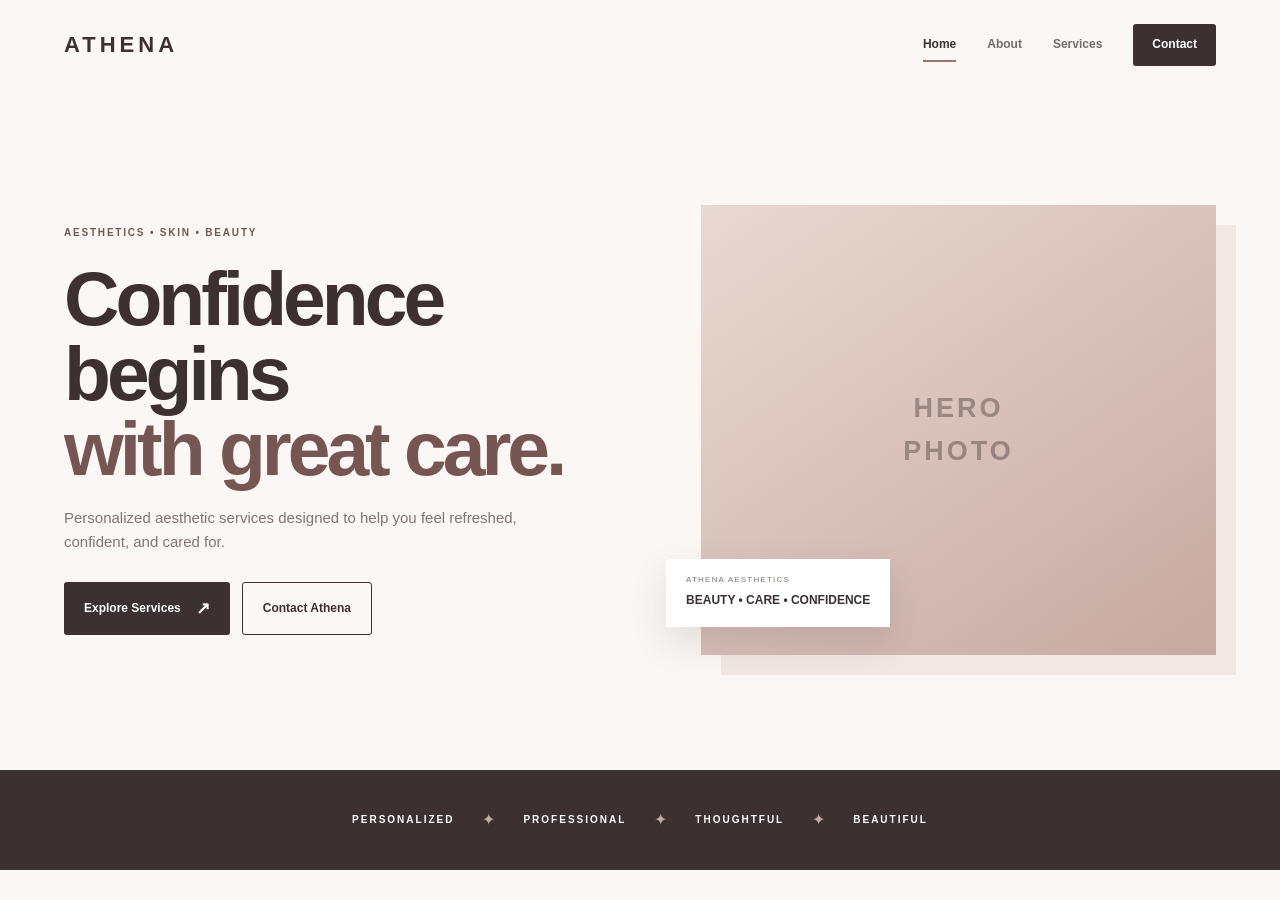
<file: index.html>
<!DOCTYPE html>
<html lang="en">
<head>
  <meta charset="UTF-8">
  <meta name="viewport" content="width=device-width, initial-scale=1.0">
  <title>ATHENA | Aesthetician</title>
  <link rel="stylesheet" href="css/global.css">
  <link rel="stylesheet" href="css/index.css">
</head>
<body>

  <header class="navbar">
    <!-- LOGO: Change ATHENA here if needed -->
    <a href="index.html" class="logo">ATHENA</a>
    <button class="menu-toggle" aria-label="Open navigation" aria-expanded="false">
      <span></span>
      <span></span>
      <span></span>
    </button>
    <nav class="nav-menu">
      <a href="index.html" class="active">Home</a>
      <a href="about.html">About</a>
      <a href="services.html">Services</a>
      <!-- <a href="transformations.html">Transformations</a> -->
      <a href="contact.html" class="nav-button">Contact</a>
    </nav>
  </header>

  <main>
    <section class="hero">
      <div class="hero-content">
        <p class="eyebrow">AESTHETICS • SKIN • BEAUTY</p>
        <h1>Confidence begins<br><span>with great care.</span></h1>
        <p class="hero-text">Personalized aesthetic services designed to help you feel refreshed, confident, and cared for.</p>
        <div class="hero-buttons">
          <a href="services.html" class="btn btn-primary">Explore Services <span>↗</span></a>
          <a href="contact.html" class="btn btn-outline">Contact Athena</a>
        </div>
      </div>

      <div class="hero-visual">
        <!-- PHOTO PLACEHOLDER: Put your main photo in images/hero.jpg, then replace this div with: <img src="images/hero.jpg" alt="Athena Aesthetician"> -->
        <div class="image-placeholder">
          <span>HERO<br>PHOTO</span>
        </div>
        <div class="floating-card">
          <small>ATHENA AESTHETICS</small>
          <strong>BEAUTY • CARE • CONFIDENCE</strong>
        </div>
      </div>
    </section>

    <section class="intro-strip">
      <p>PERSONALIZED</p>
      <span>✦</span>
      <p>PROFESSIONAL</p>
      <span>✦</span>
      <p>THOUGHTFUL</p>
      <span>✦</span>
      <p>BEAUTIFUL</p>
    </section>
  </main>

  <script src="js/nav.js"></script>
</body>
</html>
</file>
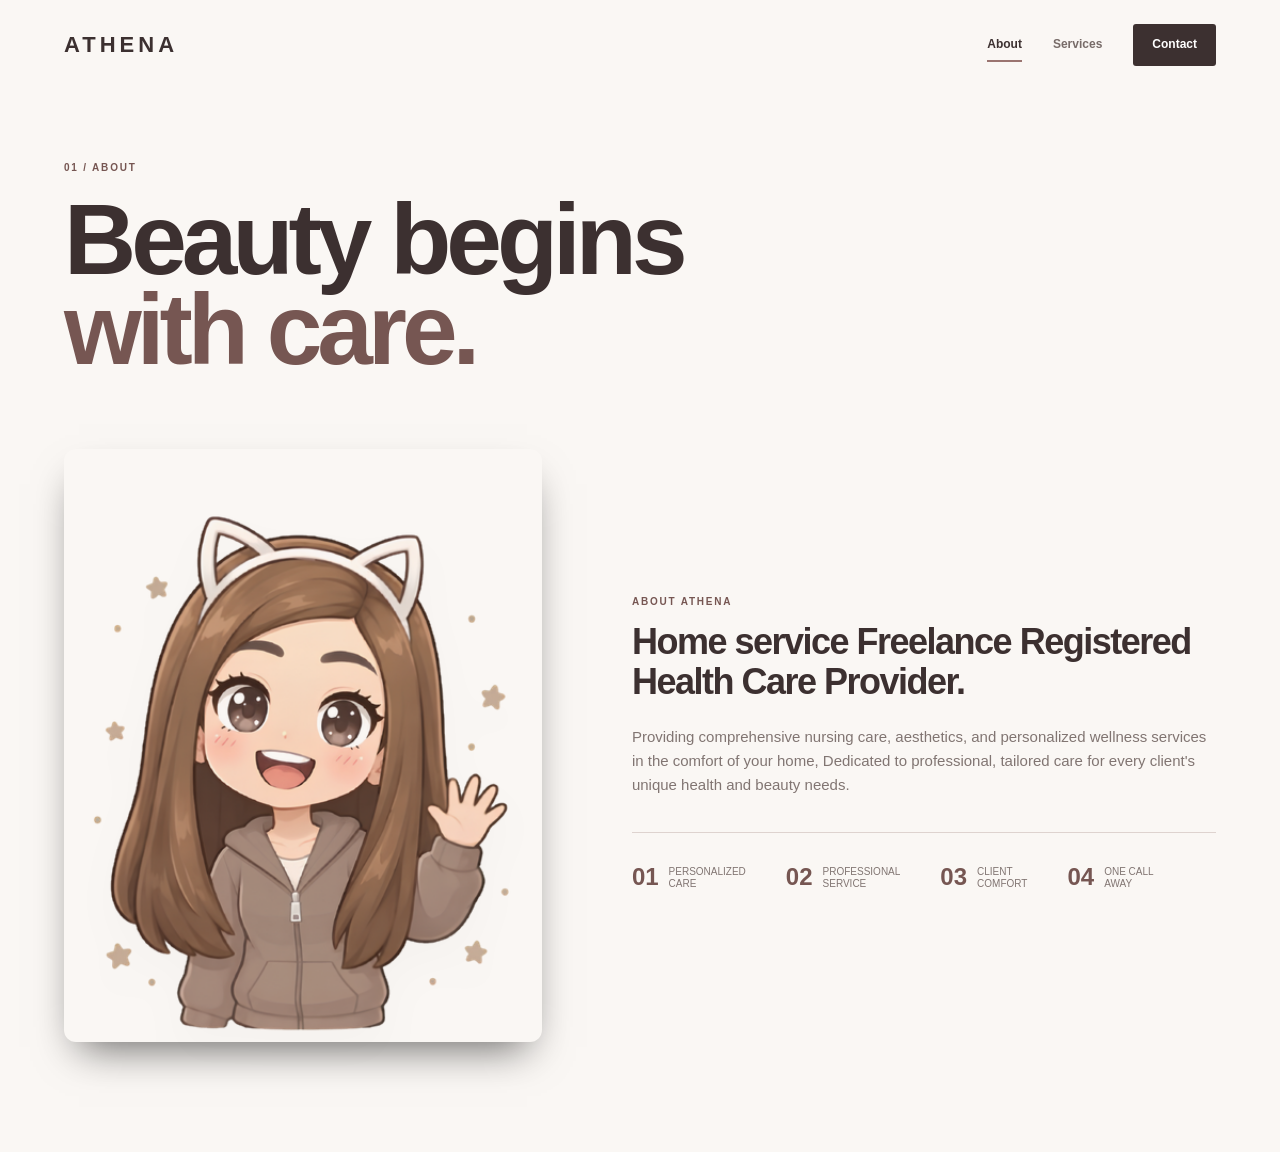
<file: about.html>
<!DOCTYPE html>
<html lang="en">
<head>
  <meta charset="UTF-8">
  <meta name="viewport" content="width=device-width, initial-scale=1.0">
  <title>About | ATHENA</title>
  <link rel="stylesheet" href="css/global.css">
  <link rel="stylesheet" href="css/about.css">
</head>
<body>

  <header class="navbar">
    <a href="index.html" class="logo">ATHENA</a>
    <button class="menu-toggle" aria-label="Open navigation" aria-expanded="false">
      <span></span>
      <span></span>
      <span></span>
    </button>
    <nav class="nav-menu">
     <!-- <a href="index.html">Home</a> -->
      <a href="about.html" class="active">About</a>
      <a href="services.html">Services</a>
      <!-- <a href="transformations.html">Transformations</a> -->
      <a href="contact.html" class="nav-button">Contact</a>
    </nav>
  </header>

  <main class="about-page">
    <section class="page-heading">
      <p class="eyebrow">01 / ABOUT</p>
      <h1>Beauty begins<br><span>with care.</span></h1>
    </section>

    <section class="about-grid">
      <div class="about-image">
 <img src="images/about2.png" alt="Athena Aesthetician">
      
      </div>

      <div class="about-copy">
        <p class="label">ABOUT ATHENA</p>
        <h2>Home service Freelance Registered Health Care Provider.</h2>
        <p>Providing comprehensive nursing care, aesthetics, and personalized wellness services in the comfort of your home, Dedicated to professional, tailored care for every client's unique health and beauty needs.</p>

        <div class="values">
          <div>
            <strong>01</strong>
            <span>Personalized<br>Care</span>
          </div>
          <div>
            <strong>02</strong>
            <span>Professional<br>Service</span>
          </div>
          <div>
            <strong>03</strong>
            <span>Client<br>Comfort</span>
          </div>

           <div>
            <strong>04</strong>
            <span>One call<br>Away</span>
          </div>
        </div>
      </div>
    </section>

    
  </main>

  <script src="js/nav.js"></script>
</body>
</html>
</file>
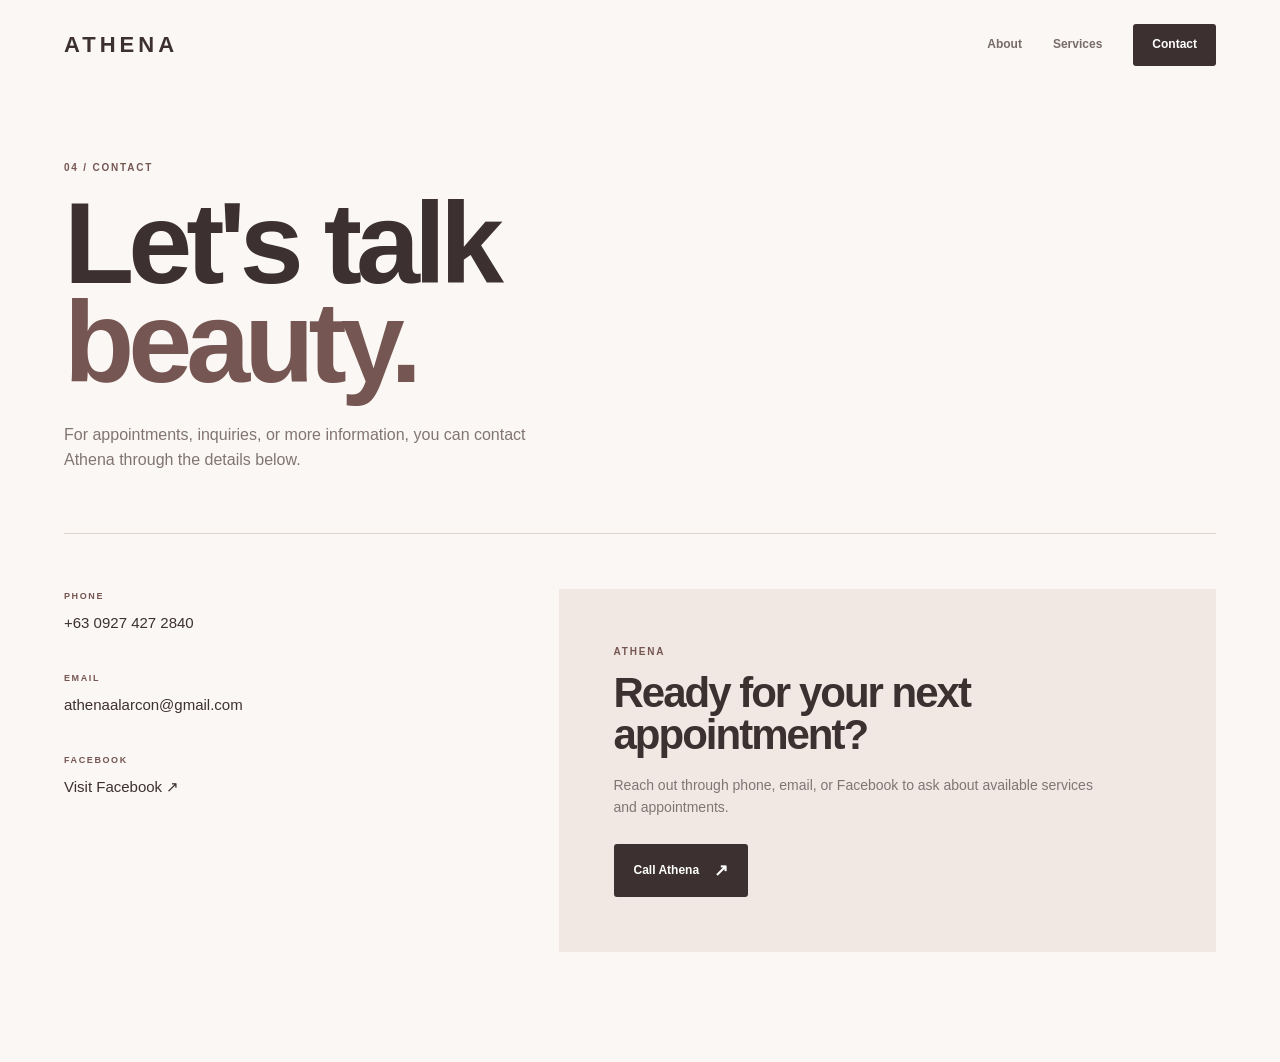
<file: contact.html>
<!DOCTYPE html>
<html lang="en">
<head>
  <meta charset="UTF-8">
  <meta name="viewport" content="width=device-width, initial-scale=1.0">
  <title>Contact | ATHENA</title>
  <link rel="stylesheet" href="css/global.css">
  <link rel="stylesheet" href="css/contact.css">
</head>
<body>

  <header class="navbar">
    <a href="index.html" class="logo">ATHENA</a>
    <button class="menu-toggle" aria-label="Open navigation" aria-expanded="false">
      <span></span>
      <span></span>
      <span></span>
    </button>
    <nav class="nav-menu">
      <!-- <a href="index.html">Home</a> -->
      <a href="about.html">About</a>
      <a href="services.html">Services</a>
      <!-- <a href="transformations.html">Transformations</a> -->
      <a href="contact.html" class="nav-button active-button">Contact</a>
    </nav>
  </header>

  <main class="contact-page">
    <section class="contact-heading">
      <p class="eyebrow">04 / CONTACT</p>
      <h1>Let's talk<br><span>beauty.</span></h1>
      <p>For appointments, inquiries, or more information, you can contact Athena through the details below.</p>
    </section>

    <section class="contact-area">
      <div class="contact-details">
        <div class="contact-item">
          <small>PHONE</small>
          <a href="tel:09274272840">+63 0927 427 2840</a>
        </div>

        <div class="contact-item">
          <small>EMAIL</small>
          <a href="mailto:athena@gmail.com">athenaalarcon@gmail.com</a>
        </div>

        <div class="contact-item">
          <small>FACEBOOK</small>
          <!-- FACEBOOK LINK: Replace # with the client's actual Facebook URL, for example https://www.facebook.com/yourpage -->
          <a href="https://www.facebook.com/athena.alarcon.338" target="_blank" rel="noopener noreferrer">Visit Facebook ↗</a>
        </div>
      </div>

      <div class="contact-card">
        <p class="label">ATHENA</p>
        <h2>Ready for your next appointment?</h2>
        <p>Reach out through phone, email, or Facebook to ask about available services and appointments.</p>
        <a href="tel:09274272840" class="btn btn-primary">Call Athena <span>↗</span></a>
      </div>
    </section>
  </main>

  <script src="js/nav.js"></script>
</body>
</html>
</file>
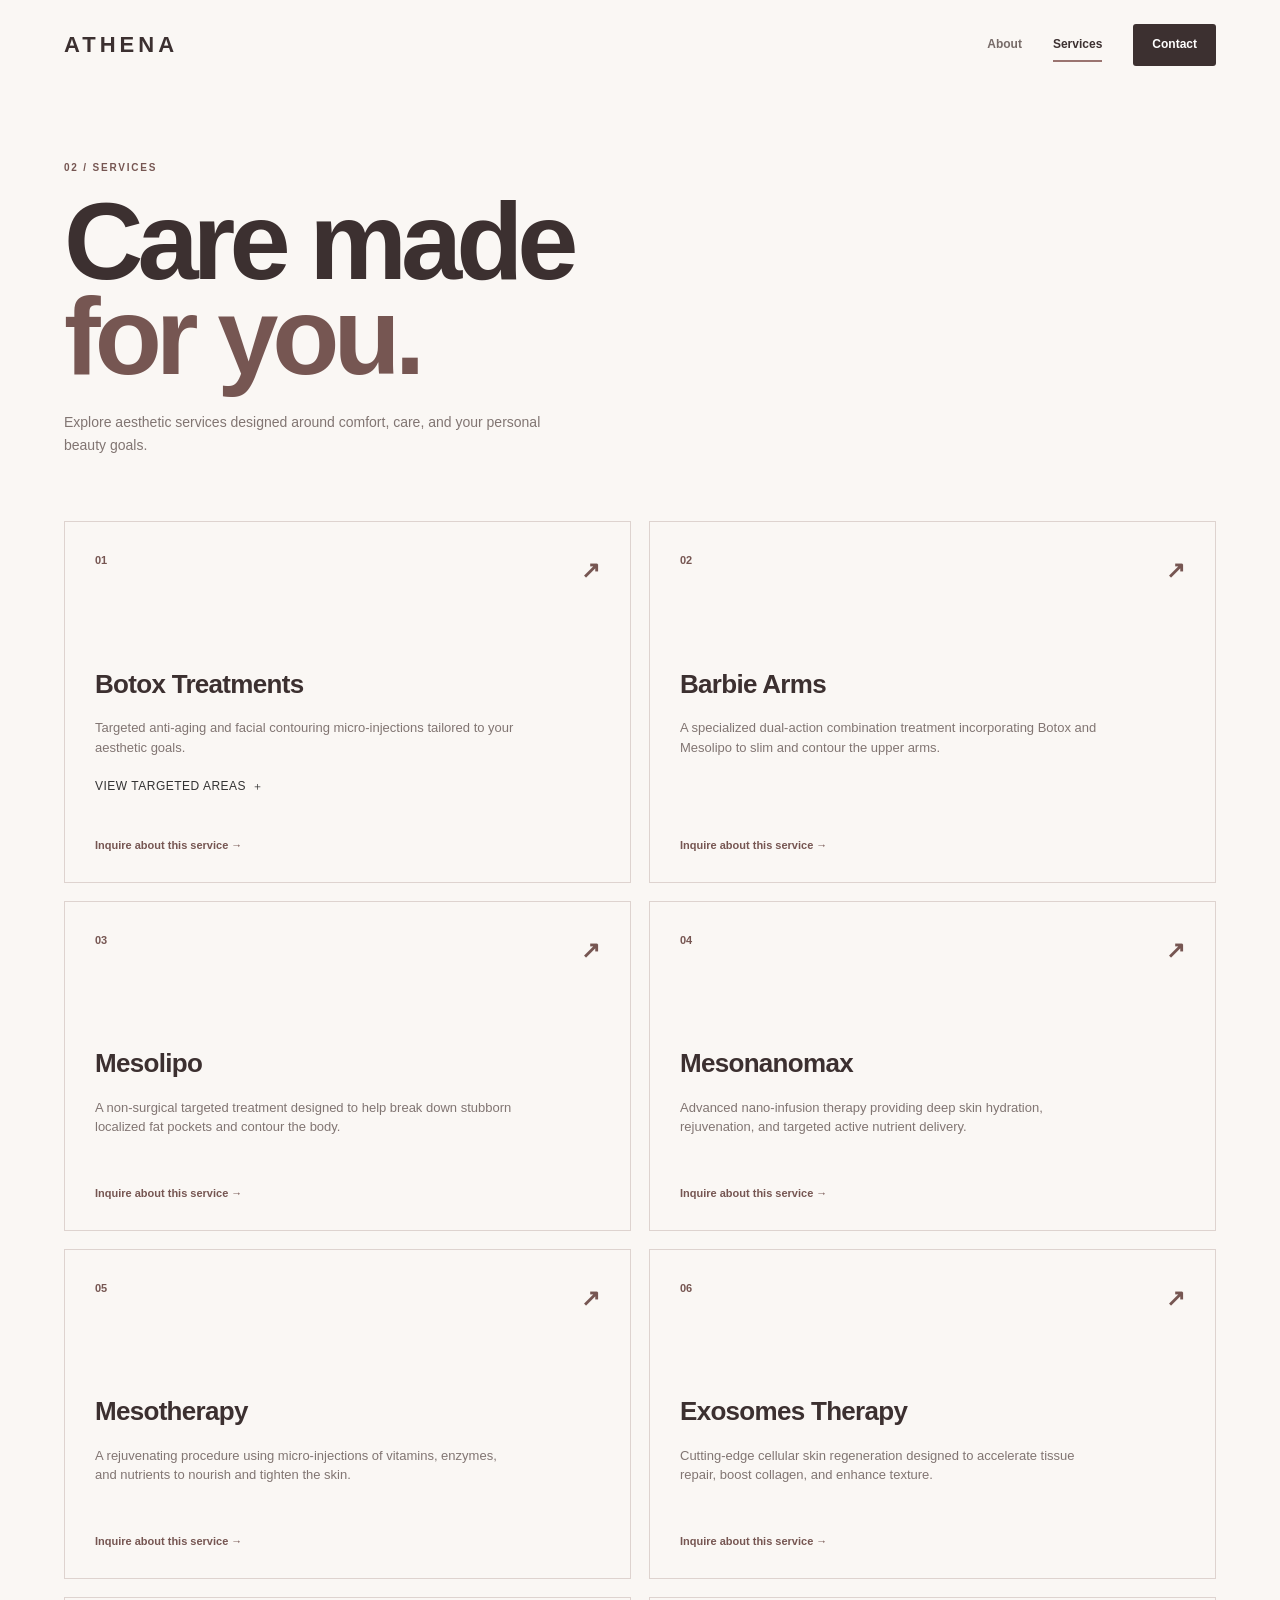
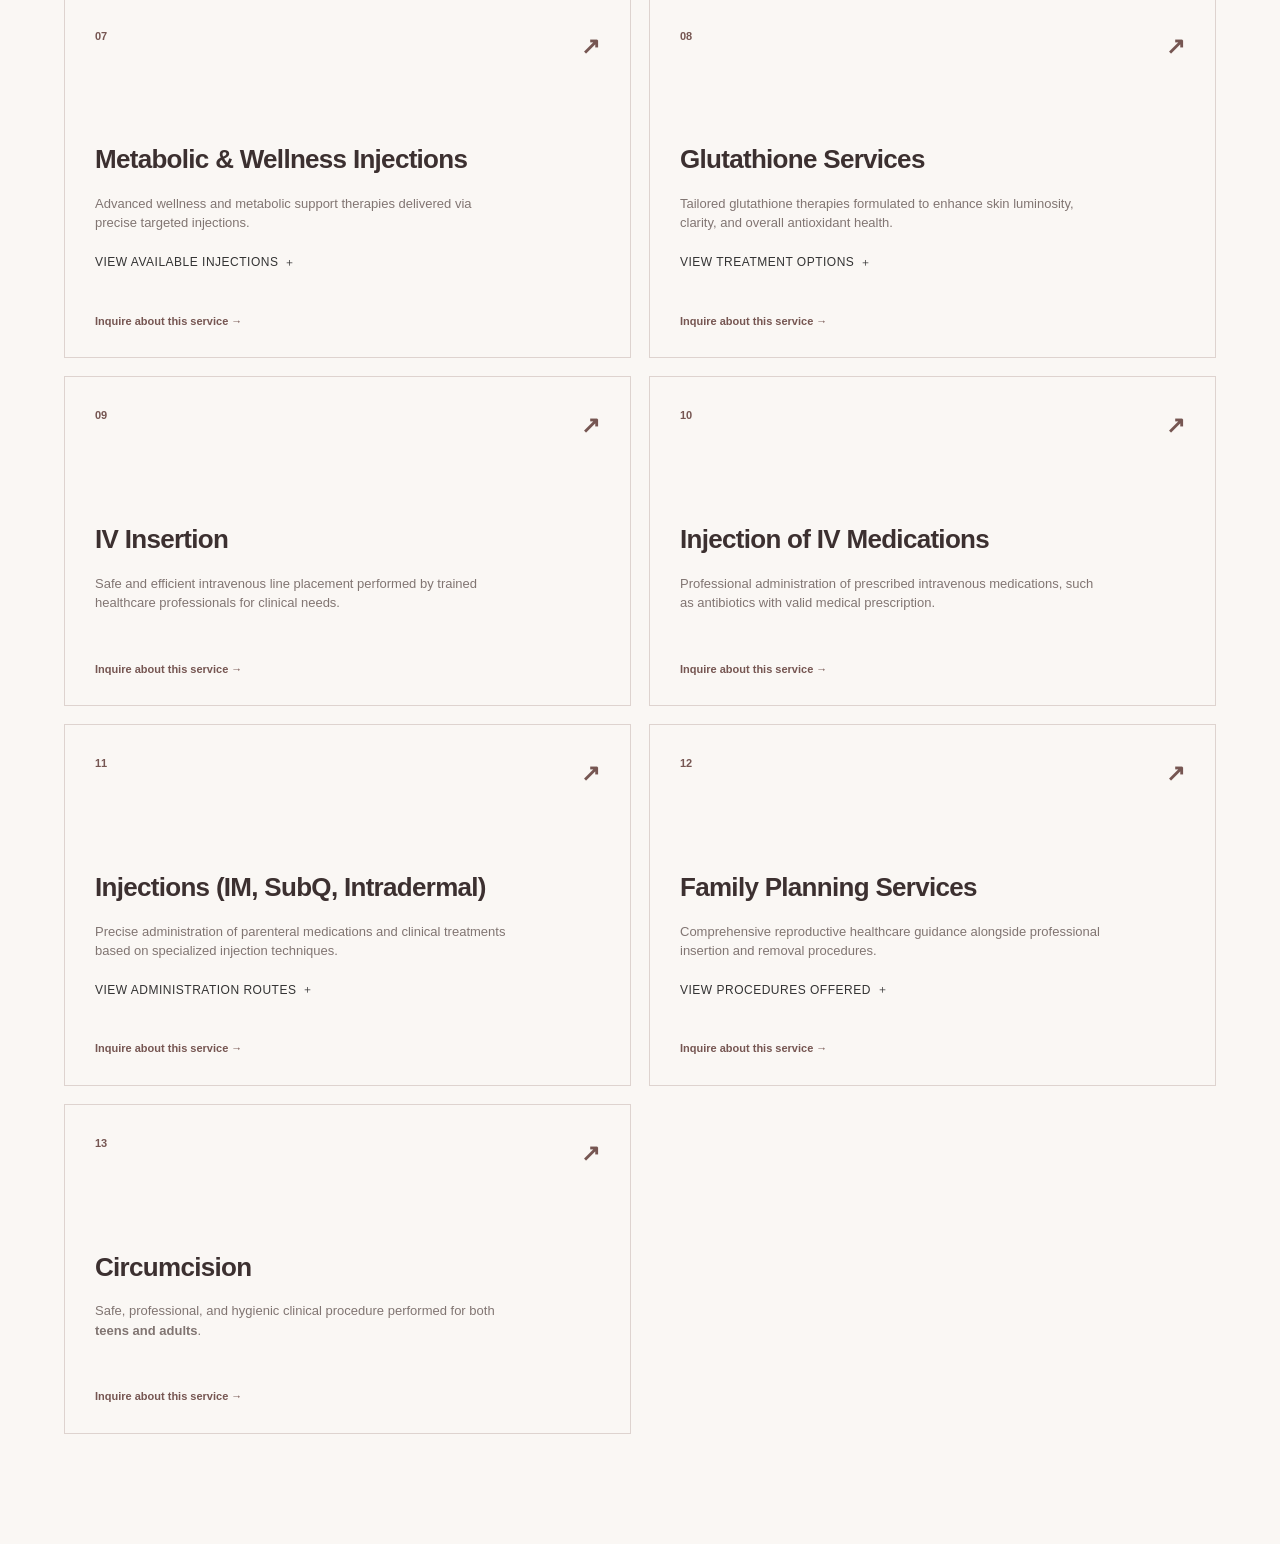
<file: services.html>
<!DOCTYPE html>
<html lang="en">
<head>
  <meta charset="UTF-8">
  <meta name="viewport" content="width=device-width, initial-scale=1.0">
  <title>Services | ATHENA</title>
  <link rel="stylesheet" href="css/global.css">
  <link rel="stylesheet" href="css/services.css">
</head>
<body>

  <header class="navbar">
    <a href="index.html" class="logo">ATHENA</a>
    <button class="menu-toggle" aria-label="Open navigation" aria-expanded="false">
      <span></span>
      <span></span>
      <span></span>
    </button>
    <nav class="nav-menu">
     <!-- <a href="index.html">Home</a> -->
      <a href="about.html">About</a>
      <a href="services.html" class="active">Services</a>
      <!-- <a href="transformations.html">Transformations</a> -->
      <a href="contact.html" class="nav-button">Contact</a>
    </nav>
  </header>

  <main class="services-page">
    <section class="page-heading">
      <p class="eyebrow">02 / SERVICES</p>
      <h1>Care made<br><span>for you.</span></h1>
      <p>Explore aesthetic services designed around comfort, care, and your personal beauty goals.</p>
    </section>

    <section class="service-list">
      <article class="service-card">
        <div class="service-top">
          <span>01</span>
          <span class="service-arrow">↗</span>
        </div>
        <h2>Botox Treatments</h2>
        <p>Targeted anti-aging and facial contouring micro-injections tailored to your aesthetic goals.</p>
        <details class="service-dropdown">
          <summary>View targeted areas</summary>
          <ul>
            <li>Forehead</li>
            <li>Glabella</li>
            <li>Crow's Feet</li>
            <li>Jawtox</li>
            <li>Traptox</li>
            <li>Alartox</li>
            <li>Bunny Lines</li>
            <li>Sweatox</li>
          </ul>
        </details>
        <a href="contact.html">Inquire about this service →</a>
      </article>

      <article class="service-card">
        <div class="service-top">
          <span>02</span>
          <span class="service-arrow">↗</span>
        </div>
        <h2>Barbie Arms</h2>
        <p>A specialized dual-action combination treatment incorporating Botox and Mesolipo to slim and contour the upper arms.</p>
        <a href="contact.html">Inquire about this service →</a>
      </article>

      <article class="service-card">
        <div class="service-top">
          <span>03</span>
          <span class="service-arrow">↗</span>
        </div>
        <h2>Mesolipo</h2>
        <p>A non-surgical targeted treatment designed to help break down stubborn localized fat pockets and contour the body.</p>
        <a href="contact.html">Inquire about this service →</a>
      </article>

      <article class="service-card">
        <div class="service-top">
          <span>04</span>
          <span class="service-arrow">↗</span>
        </div>
        <h2>Mesonanomax</h2>
        <p>Advanced nano-infusion therapy providing deep skin hydration, rejuvenation, and targeted active nutrient delivery.</p>
        <a href="contact.html">Inquire about this service →</a>
      </article>

      <article class="service-card">
        <div class="service-top">
          <span>05</span>
          <span class="service-arrow">↗</span>
        </div>
        <h2>Mesotherapy</h2>
        <p>A rejuvenating procedure using micro-injections of vitamins, enzymes, and nutrients to nourish and tighten the skin.</p>
        <a href="contact.html">Inquire about this service →</a>
      </article>

      <article class="service-card">
        <div class="service-top">
          <span>06</span>
          <span class="service-arrow">↗</span>
        </div>
        <h2>Exosomes Therapy</h2>
        <p>Cutting-edge cellular skin regeneration designed to accelerate tissue repair, boost collagen, and enhance texture.</p>
        <a href="contact.html">Inquire about this service →</a>
      </article>

      <article class="service-card">
        <div class="service-top">
          <span>07</span>
          <span class="service-arrow">↗</span>
        </div>
        <h2>Metabolic & Wellness Injections</h2>
        <p>Advanced wellness and metabolic support therapies delivered via precise targeted injections.</p>
        <details class="service-dropdown">
          <summary>View available injections</summary>
          <ul>
            <li>Tirzepatide Injection</li>
            <li>Retatrutide Injection</li>
            <li>NAD+ Injection</li>
          </ul>
        </details>
        <a href="contact.html">Inquire about this service →</a>
      </article>

      <article class="service-card">
        <div class="service-top">
          <span>08</span>
          <span class="service-arrow">↗</span>
        </div>
        <h2>Glutathione Services</h2>
        <p>Tailored glutathione therapies formulated to enhance skin luminosity, clarity, and overall antioxidant health.</p>
        <details class="service-dropdown">
          <summary>View treatment options</summary>
          <ul>
            <li>Gluta Push</li>
            <li>Gluta Drip</li>
          </ul>
        </details>
        <a href="contact.html">Inquire about this service →</a>
      </article>

      <article class="service-card">
        <div class="service-top">
          <span>09</span>
          <span class="service-arrow">↗</span>
        </div>
        <h2>IV Insertion</h2>
        <p>Safe and efficient intravenous line placement performed by trained healthcare professionals for clinical needs.</p>
        <a href="contact.html">Inquire about this service →</a>
      </article>

      <article class="service-card">
        <div class="service-top">
          <span>10</span>
          <span class="service-arrow">↗</span>
        </div>
        <h2>Injection of IV Medications</h2>
        <p>Professional administration of prescribed intravenous medications, such as antibiotics with valid medical prescription.</p>
        <a href="contact.html">Inquire about this service →</a>
      </article>

      <article class="service-card">
        <div class="service-top">
          <span>11</span>
          <span class="service-arrow">↗</span>
        </div>
        <h2>Injections (IM, SubQ, Intradermal)</h2>
        <p>Precise administration of parenteral medications and clinical treatments based on specialized injection techniques.</p>
        <details class="service-dropdown">
          <summary>View administration routes</summary>
          <ul>
            <li>Intramuscular (IM) Injections</li>
            <li>Subcutaneous (SubQ) Injections</li>
            <li>Intradermal Injections</li>
          </ul>
        </details>
        <a href="contact.html">Inquire about this service →</a>
      </article>

      <article class="service-card">
        <div class="service-top">
          <span>12</span>
          <span class="service-arrow">↗</span>
        </div>
        <h2>Family Planning Services</h2>
        <p>Comprehensive reproductive healthcare guidance alongside professional insertion and removal procedures.</p>
        <details class="service-dropdown">
          <summary>View procedures offered</summary>
          <ul>
            <li>Injectables (Insertion & Removal Guidance)</li>
            <li>IUD (Insertion & Removal)</li>
            <li>Implants (Insertion & Removal)</li>
          </ul>
        </details>
        <a href="contact.html">Inquire about this service →</a>
      </article>

      <article class="service-card">
        <div class="service-top">
          <span>13</span>
          <span class="service-arrow">↗</span>
        </div>
        <h2>Circumcision</h2>
        <p>Safe, professional, and hygienic clinical procedure performed for both <b>teens and adults</b>.</p>
        <a href="contact.html">Inquire about this service →</a>
      </article>
    </section>
  </main>

  <script src="js/nav.js"></script>
</body>
</html>
</file>
<file: css/global.css>
*{box-sizing:border-box;margin:0;padding:0}:root{--dark:#3c3030;--accent:#9a7470;--accent-dark:#765652;--cream:#faf7f4;--soft:#f1e8e3;--text:#4e4240;--muted:#817572;--white:#fff;--line:#ded3cf}html{scroll-behavior:smooth}body{font-family:Arial,Helvetica,sans-serif;background:var(--cream);color:var(--text);line-height:1.6}a{color:inherit;text-decoration:none}.navbar{width:min(1180px,90%);height:90px;margin:0 auto;display:flex;align-items:center;justify-content:space-between;position:relative;z-index:20}.logo{color:var(--dark);font-size:22px;font-weight:700;letter-spacing:4px;transition:.25s}.logo:hover{color:var(--accent);letter-spacing:5px}.nav-menu{display:flex;align-items:center;gap:31px}.nav-menu a{color:#776b68;font-size:12px;font-weight:600;position:relative;transition:.25s}.nav-menu a:not(.nav-button)::after{content:"";position:absolute;left:0;bottom:-7px;width:0;height:1.5px;background:var(--accent);transition:.25s}.nav-menu a:hover,.nav-menu a.active{color:var(--dark)}.nav-menu a:hover::after,.nav-menu a.active::after{width:100%}.nav-menu .nav-button{color:white;background:var(--dark);padding:11px 19px;border-radius:3px}.nav-menu .nav-button:hover{color:white;background:var(--accent-dark);transform:translateY(-2px)}.menu-toggle{display:none;border:0;background:transparent;cursor:pointer}.menu-toggle span{display:block;width:25px;height:2px;background:var(--dark);margin:5px 0;transition:.25s}.eyebrow,.label{color:var(--accent-dark);font-size:10px;font-weight:700;letter-spacing:1.8px}.btn{display:inline-flex;align-items:center;justify-content:center;gap:15px;padding:13px 20px;font-size:12px;font-weight:700;border-radius:3px;transition:.25s}.btn span{font-size:17px}.btn-primary{color:white;background:var(--dark)}.btn-primary:hover{color:white;background:var(--accent-dark);transform:translateY(-3px);box-shadow:0 10px 22px rgba(60,48,48,.16)}.btn-outline{color:var(--dark);border:1px solid var(--dark)}.btn-outline:hover{color:white;background:var(--dark);transform:translateY(-3px)}.image-placeholder{width:100%;height:100%;min-height:450px;display:flex;align-items:center;justify-content:center;background:linear-gradient(145deg,#e9d9d3,#c6a9a1);color:rgba(60,48,48,.4);font-size:27px;font-weight:700;letter-spacing:3px;text-align:center}.image-placeholder.large{min-height:560px}@media(max-width:850px){.navbar{height:75px}.menu-toggle{display:block;position:relative;z-index:22}.nav-menu{position:absolute;top:75px;left:0;right:0;padding:25px;background:var(--cream);border:1px solid var(--line);display:flex;flex-direction:column;align-items:stretch;gap:20px;opacity:0;pointer-events:none;transform:translateY(-10px);transition:.25s}.nav-menu.open{opacity:1;pointer-events:auto;transform:translateY(0)}.nav-menu a{padding:5px 0}.nav-menu .nav-button{text-align:center}.menu-toggle.open span:nth-child(1){transform:translateY(7px) rotate(45deg)}.menu-toggle.open span:nth-child(2){opacity:0}.menu-toggle.open span:nth-child(3){transform:translateY(-7px) rotate(-45deg)}.image-placeholder{min-height:340px}.image-placeholder.large{min-height:400px}}
</file>
<file: css/index.css>
.hero{width:min(1180px,90%);min-height:680px;margin:0 auto;display:grid;grid-template-columns:1fr .9fr;align-items:center;gap:65px}.hero-content{max-width:600px}.hero h1{color:var(--dark);font-size:clamp(48px,6vw,78px);line-height:.98;letter-spacing:-4px;margin:20px 0}.hero h1 span{color:var(--accent-dark)}.hero-text{max-width:490px;color:var(--muted);font-size:15px;margin-bottom:28px}.hero-buttons{display:flex;flex-wrap:wrap;gap:12px}.hero-visual{position:relative}.hero-visual>.image-placeholder{box-shadow:20px 20px 0 var(--soft)}.floating-card{position:absolute;left:-35px;bottom:28px;background:white;padding:15px 20px;box-shadow:0 15px 35px rgba(60,48,48,.13)}.floating-card small{display:block;color:var(--muted);font-size:8px;letter-spacing:1.2px}.floating-card strong{color:var(--dark);font-size:12px}.intro-strip{min-height:100px;padding:20px;background:var(--dark);color:white;display:flex;justify-content:center;align-items:center;gap:28px;flex-wrap:wrap}.intro-strip p{font-size:10px;letter-spacing:2px;font-weight:700}.intro-strip span{color:#c5a9a3}@media(max-width:850px){.hero{grid-template-columns:1fr;padding:55px 0 85px}.hero-visual{order:-1}.hero h1{font-size:clamp(48px,13vw,70px)}.floating-card{left:15px}}
</file>
<file: css/about.css>
.about-page {
  width: min(1180px, 90%);
  margin: 0 auto;
  padding: 70px 0 110px;
}

.page-heading {
  margin-bottom: 75px;
}

.page-heading h1 {
  color: var(--dark);
  font-size: clamp(55px, 8vw, 100px);
  line-height: 0.9;
  letter-spacing: -5px;
  margin-top: 18px;
}

.page-heading h1 span {
  color: var(--accent-dark);
}

.about-grid {
  display: grid;
  grid-template-columns: 0.9fr 1.1fr;
  gap: 90px;
  align-items: center;
}

/* Updated Image Styles & Drop Shadow */
.about-image img {
  width: 100%;
  max-width: 100%;
  height: auto;
  display: block;
  border-radius: 12px; /* Soft rounded corners */
  
  /* Soft, elevated shadow cast below the image */
  box-shadow: 0 20px 40px -15px rgba(1, 1, 1, 0.60); 
  
  /* Alternative: If you preferred the original solid color offset accent shadow, use this line instead: */
  /* box-shadow: 16px 16px 0 var(--soft); */
}

.about-copy h2 {
  max-width: 600px;
  color: var(--dark);
  font-size: 36px;
  line-height: 1.1;
  letter-spacing: -1.5px;
  margin: 12px 0 24px;
}

.about-copy > p:not(.label) {
  max-width: 600px;
  color: var(--muted);
  font-size: 15px;
  margin-bottom: 14px;
}

.values {
  display: flex;
  gap: 40px;
  margin-top: 35px;
  padding-top: 25px;
  border-top: 1px solid var(--line);
}

.values div {
  display: flex;
  align-items: center;
  gap: 10px;
}

.values strong {
  color: var(--accent-dark);
  font-size: 24px;
}

.values span {
  color: var(--muted);
  font-size: 10px;
  line-height: 1.2;
  text-transform: uppercase;
}

/* Media Queries */
@media (max-width: 850px) {
  .about-page {
    padding-top: 50px;
  }

  .about-grid {
    grid-template-columns: 1fr;
    gap: 55px;
  }

  .about-copy h2 {
    font-size: 30px;
  }

  .values {
    gap: 20px;
    flex-wrap: wrap;
  }
}

.about-image img {
  width: 100%;
  max-width: 100%;
  height: auto;
  display: block;
  border-radius: 12px;
  
  /* Blends away pure white (#FFFFFF) areas in the image */
  mix-blend-mode: multiply; 
  
  /* Note: drop-shadow filter works better than box-shadow when background is removed */
  filter: drop-shadow(0 20px 20px rgba(0, 0, 0, 0.02));
}
</file>
<file: css/contact.css>
.contact-page{width:min(1180px,90%);margin:0 auto;padding:70px 0 110px}.contact-heading{max-width:800px;padding-bottom:60px}.contact-heading h1{color:var(--dark);font-size:clamp(65px,9vw,115px);line-height:.86;letter-spacing:-6px;margin:18px 0 30px}.contact-heading h1 span{color:var(--accent-dark)}.contact-heading>p:last-child{max-width:500px;color:var(--muted)}.contact-area{display:grid;grid-template-columns:.75fr 1.25fr;gap:100px;border-top:1px solid var(--line);padding-top:55px}.contact-details{display:flex;flex-direction:column;gap:35px}.contact-item small{display:block;color:var(--accent-dark);font-size:9px;font-weight:700;letter-spacing:1.6px;margin-bottom:7px}.contact-item a{color:var(--dark);font-size:15px;transition:.2s}.contact-item a:hover{color:var(--accent-dark);text-decoration:underline}.contact-card{padding:55px;background:var(--soft)}.contact-card h2{max-width:500px;color:var(--dark);font-size:42px;line-height:1;letter-spacing:-2px;margin:12px 0 18px}.contact-card p:not(.label){color:var(--muted);font-size:14px;max-width:480px;margin-bottom:25px}@media(max-width:850px){.contact-page{padding-top:50px}.contact-area{grid-template-columns:1fr;gap:45px}.contact-card{padding:35px 25px}.contact-card h2{font-size:34px}}
</file>
<file: css/services.css>
/* ==========================================================================
   Services Page Layout
   ========================================================================== */

.services-page {
  width: min(1180px, 90%);
  margin: 0 auto;
  padding: 70px 0 110px;
}

/* Page Header */
.page-heading {
  max-width: 700px;
  padding-bottom: 65px;
}

.page-heading h1 {
  color: var(--dark);
  font-size: clamp(65px, 9vw, 110px);
  line-height: 0.86;
  letter-spacing: -6px;
  margin: 18px 0 28px;
}

.page-heading h1 span {
  color: var(--accent-dark);
}

.page-heading > p:last-child {
  max-width: 500px;
  color: var(--muted);
  font-size: 14px;
}

/* ==========================================================================
   Service Cards Grid
   ========================================================================== */

.service-list {
  display: grid;
  grid-template-columns: repeat(2, 1fr);
  gap: 18px;
}

.service-card {
  position: relative;
  display: flex;
  flex-direction: column;
  min-height: 330px;
  padding: 30px;
  padding-bottom: 65px; /* Reserve room for the bottom absolute link */
  border: 1px solid var(--line);
  background: transparent;
  overflow: hidden;
  transition: transform 0.3s ease, border-color 0.3s ease, box-shadow 0.3s ease, color 0.3s ease;
  z-index: 1;
}

/* Hover Fill Animation */
.service-card::before {
  content: "";
  position: absolute;
  top: 0;
  left: 0;
  width: 0;
  height: 100%;
  background: var(--dark);
  transition: width 0.35s ease;
  z-index: -1;
}

.service-card:hover {
  color: #ffffff;
  transform: translateY(-7px);
  border-color: var(--dark);
  box-shadow: 0 18px 35px rgba(60, 48, 48, 0.15);
}

.service-card:hover::before {
  width: 100%;
}

/* Card Header Meta */
.service-top {
  display: flex;
  justify-content: space-between;
  color: var(--accent-dark);
  font-size: 11px;
  font-weight: 700;
  transition: color 0.3s ease;
}

.service-card:hover .service-top {
  color: #d8bdb7;
}

.service-arrow {
  font-size: 23px;
}

/* Card Titles & Paragraphs */
.service-card h2 {
  color: var(--dark);
  font-size: 26px;
  letter-spacing: -0.7px;
  margin-top: 75px;
  margin-bottom: 13px;
  transition: color 0.3s ease;
}

.service-card:hover h2 {
  color: #ffffff;
}

.service-card p {
  max-width: 420px;
  color: var(--muted);
  font-size: 13px;
  line-height: 1.5;
  transition: color 0.3s ease;
}

.service-card:hover p {
  color: #d8cfcc;
}

/* Card Links */
.service-card a {
  position: absolute;
  bottom: 27px;
  color: var(--accent-dark);
  font-size: 11px;
  font-weight: 700;
  text-decoration: none;
  transition: color 0.3s ease;
}

.service-card:hover a {
  color: #ffffff;
}

/* ==========================================================================
   Service Dropdown (<details> & <summary>)
   ========================================================================== */

.service-dropdown {
  margin-top: 15px;
  margin-bottom: 15px;
}

.service-dropdown summary {
  font-size: 12px;
  font-weight: 700;
  letter-spacing: 0.5px;
  text-transform: uppercase;
  color: var(--accent-dark);
  cursor: pointer;
  user-select: none;
  list-style: none; /* Hide default arrow in webkit */
  display: flex;
  align-items: center;
  gap: 6px;
  transition: color 0.3s ease;
}

/* Custom expand indicator */
.service-dropdown summary::after {
  content: "＋";
  font-size: 11px;
  transition: transform 0.25s ease;
}

.service-dropdown[open] summary::after {
  content: "－";
}

/* Hide default marker for Firefox */
.service-dropdown summary::-webkit-details-marker {
  display: none;
}

.service-card:hover .service-dropdown summary {
  color: #d8bdb7;
}

/* Sub-service Bullet List */
.service-dropdown ul {
  margin: 12px 0 0 16px;
  padding: 0;
  list-style-type: disc;
}

.service-dropdown li {
  font-size: 12px;
  color: var(--muted);
  margin-bottom: 6px;
  line-height: 1.4;
  transition: color 0.3s ease;
}

.service-card:hover .service-dropdown li {
  color: #e5dedc;
}

/* ==========================================================================
   Responsive Breakpoints
   ========================================================================== */

@media (max-width: 750px) {
  .services-page {
    padding-top: 50px;
  }

  .service-list {
    grid-template-columns: 1fr;
  }

  .page-heading h1 {
    font-size: 70px;
  }
}


.service-dropdown {
  margin: 1rem 0;
  cursor: pointer;
}

.service-dropdown summary {
  font-weight: 500;
  color: var(--text-color, #333);
  padding: 0.25rem 0;
  user-select: none;
}

.service-dropdown ul {
  margin-top: 0.5rem;
  padding-left: 1.25rem;
  list-style-type: disc;
}

.service-dropdown li {
  margin-bottom: 0.25rem;
  font-size: 0.9em;
  opacity: 0.9;
}
</file>
